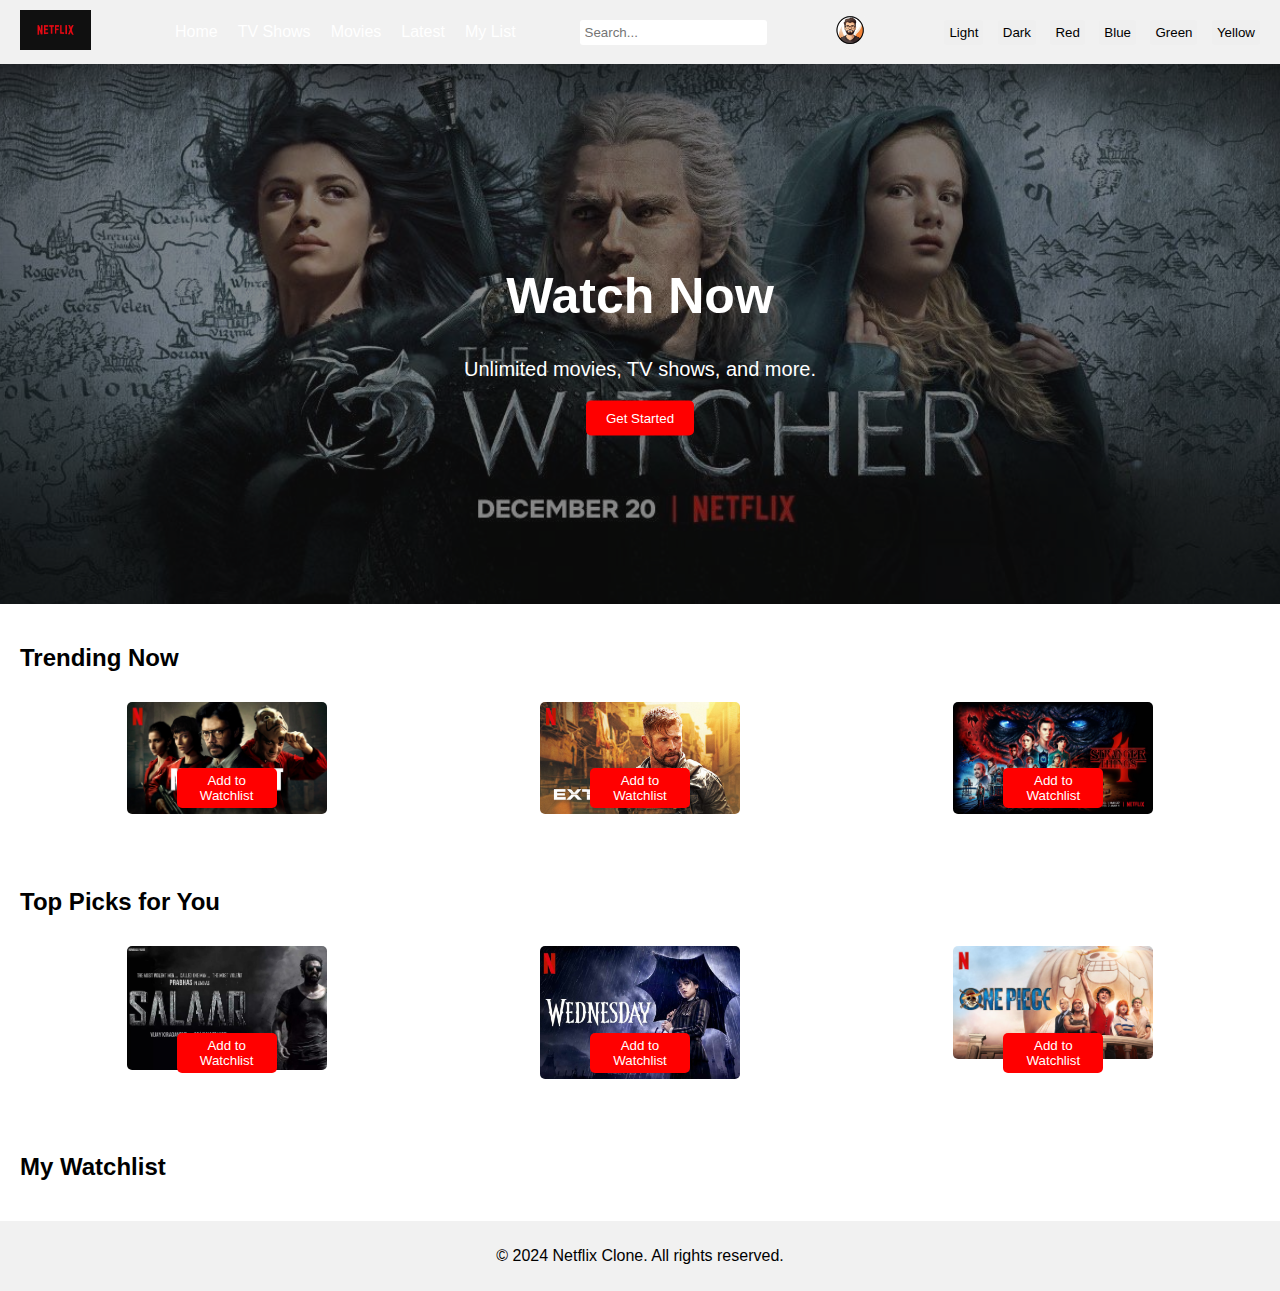
<file: index.html>
<!DOCTYPE html>
<html lang="en">
<head>
    <meta charset="UTF-8">
    <meta name="viewport" content="width=device-width, initial-scale=1.0">
    <title>Netflix Clone</title>
    <link rel="stylesheet" href="style.css">
</head>
<body>
    <header>
        <div class="logo">
            <a href="index.html"><img src="images/netflix_logo.png" alt="Netflix Logo"></a>
        </div>
        <nav>
            <ul>
                <li><a href="index.html">Home</a></li>
                <li><a href="#">TV Shows</a></li>
                <li><a href="#">Movies</a></li>
                <li><a href="#">Latest</a></li>
                <li><a href="#">My List</a></li>
            </ul>
        </nav>
        <div class="search-container">
            <input type="text" id="search-box" placeholder="Search...">
            <div id="search-results"></div>
        </div>
        <div class="profile">
            <img src="images/profile-image.png" alt="Profile Avatar">
        </div>
        <div class="theme-selector">
            <button onclick="setTheme('light')">Light</button>
            <button onclick="setTheme('dark')">Dark</button>
            <button onclick="setTheme('red')">Red</button>
            <button onclick="setTheme('blue')">Blue</button>
            <button onclick="setTheme('green')">Green</button>
            <button onclick="setTheme('yellow')">Yellow</button>
        </div>
    </header>

    <section class="hero">
        <img src="images/hero-banner.png" alt="Hero Banner">
        <div class="hero-content">
            <h1>Watch Now</h1>
            <p>Unlimited movies, TV shows, and more.</p>
            <a href="subscription.html"><button>Get Started</button></a>
        </div>
    </section>

    <section class="content">
        <h2>Trending Now</h2>
        <div class="row">
            <div class="card">
                <a href="movie.html?title=Movie+1"><img src="images/movie-1.png" alt="Movie 1"></a>
                <button class="watchlist-button" data-title="Movie 1">Add to Watchlist</button>
            </div>
            <div class="card">
                <a href="movie.html?title=Movie+2"><img src="images/movie-2.png" alt="Movie 2"></a>
                <button class="watchlist-button" data-title="Movie 2">Add to Watchlist</button>
            </div>
            <div class="card">
                <a href="movie.html?title=Movie+3"><img src="images/movie-3.png" alt="Movie 3"></a>
                <button class="watchlist-button" data-title="Movie 3">Add to Watchlist</button>
            </div>
        </div>
    </section>

    <section class="content">
        <h2>Top Picks for You</h2>
        <div class="row">
            <div class="card">
                <a href="movie.html?title=Movie+4"><img src="images/movie-4.png" alt="Movie 4"></a>
                <button class="watchlist-button" data-title="Movie 4">Add to Watchlist</button>
            </div>
            <div class="card">
                <a href="movie.html?title=Movie+5"><img src="images/movie-5.png" alt="Movie 5"></a>
                <button class="watchlist-button" data-title="Movie 5">Add to Watchlist</button>
            </div>
            <div class="card">
                <a href="movie.html?title=Movie+6"><img src="images/movie-6.png" alt="Movie 6"></a>
                <button class="watchlist-button" data-title="Movie 6">Add to Watchlist</button>
            </div>
        </div>
    </section>

    <section class="content">
        <h2>My Watchlist</h2>
        <div class="row" id="watchlist-container">
            <!-- Watchlist items will be dynamically added here -->
        </div>
    </section>

    <footer>
        <p>© 2024 Netflix Clone. All rights reserved.</p>
    </footer>

    <script src="script.js"></script>
</body>
</html>
</file>
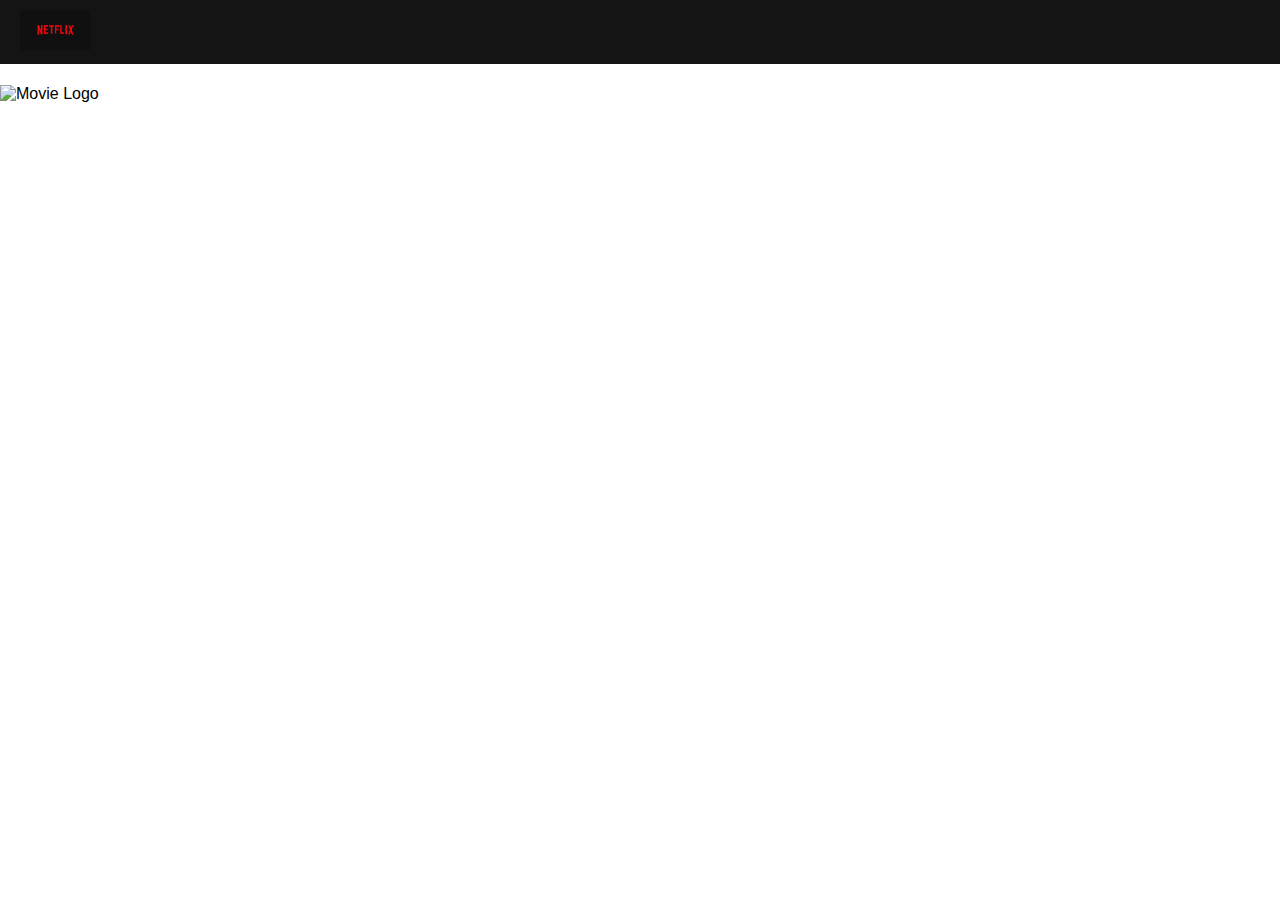
<file: movie.html>
<!DOCTYPE html>
<html lang="en">
<head>
    <meta charset="UTF-8">
    <meta name="viewport" content="width=device-width, initial-scale=1.0">
    <title>Movie Details</title>
    <link rel="stylesheet" href="style.css">
</head>
<body>
    <header>
        <div class="logo">
            <a href="index.html"><img src="images/netflix_logo.png" alt="Netflix Logo"></a>
        </div>
    </header>
    <main>
        <h1 id="movie-title"></h1>
        <img id="movie-logo" alt="Movie Logo">
    </main>
    <script>
        const urlParams = new URLSearchParams(window.location.search);
        const movieTitle = urlParams.get('title');
        document.getElementById('movie-title').textContent = movieTitle.replace(/\+/g, ' ');

        const movieLogos = {
            'Movie 1': 'images/movie-1.png',
            'Movie 2': 'images/movie-2.png',
            'Movie 3': 'images/movie-3.png',
            'Movie 4': 'images/movie-4.png',
            'Movie 5': 'images/movie-5.png',
            'Movie 6': 'images/movie-6.png'
        };
        document.getElementById('movie-logo').src = movieLogos[movieTitle.replace(/\+/g, ' ')];
    </script>
</body>
</html>
</file>
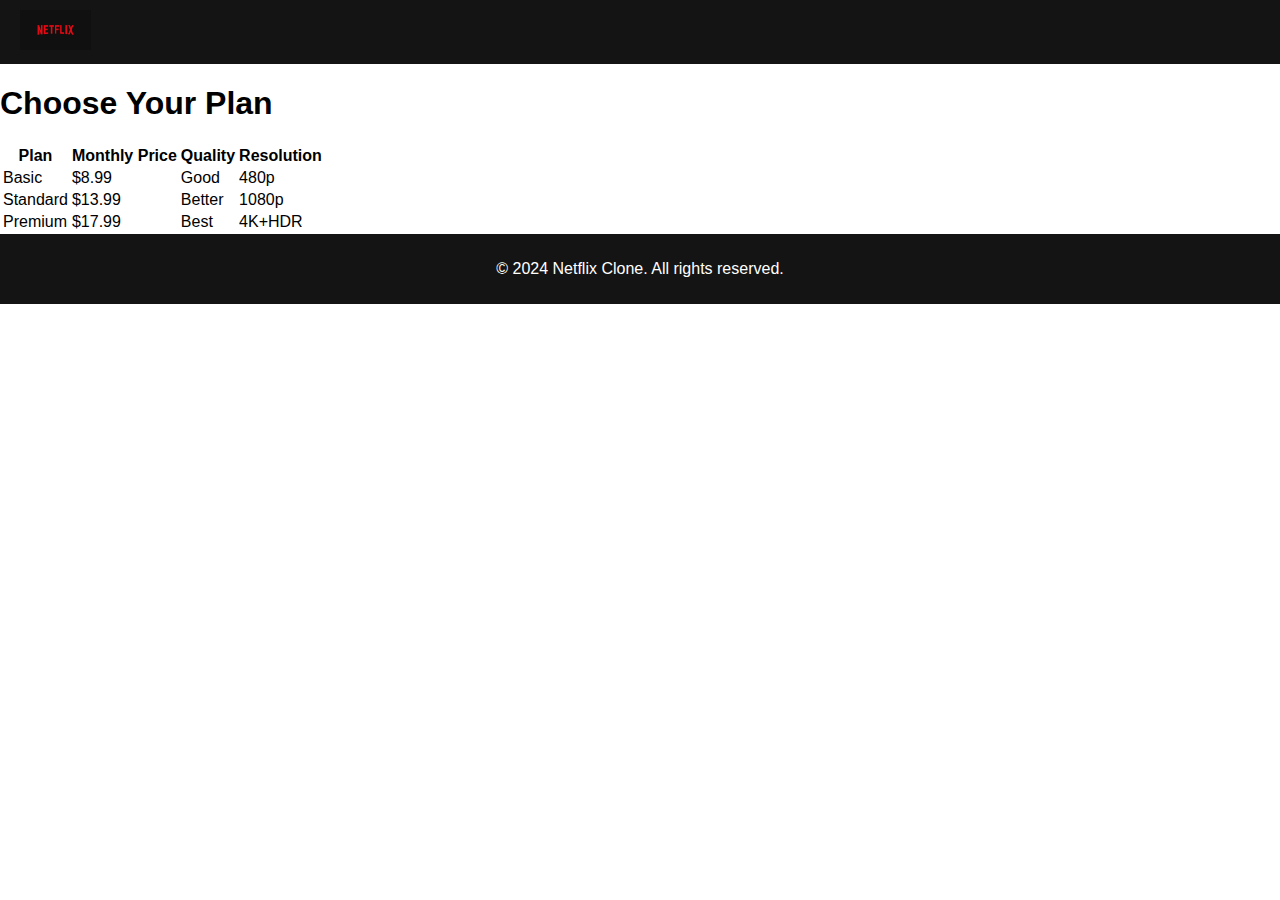
<file: subscription.html>
<!DOCTYPE html>
<html lang="en">
<head>
    <meta charset="UTF-8">
    <meta name="viewport" content="width=device-width, initial-scale=1.0">
    <title>Subscription Costs</title>
    <link rel="stylesheet" href="style.css">
</head>
<body>
    <header>
        <div class="logo">
            <a href="index.html"><img src="images/netflix_logo.png" alt="Netflix Logo"></a>
        </div>
    </header>
    <main>
        <h1>Choose Your Plan</h1>
        <table>
            <tr>
                <th>Plan</th>
                <th>Monthly Price</th>
                <th>Quality</th>
                <th>Resolution</th>
            </tr>
            <tr>
                <td>Basic</td>
                <td>$8.99</td>
                <td>Good</td>
                <td>480p</td>
            </tr>
            <tr>
                <td>Standard</td>
                <td>$13.99</td>
                <td>Better</td>
                <td>1080p</td>
            </tr>
            <tr>
                <td>Premium</td>
                <td>$17.99</td>
                <td>Best</td>
                <td>4K+HDR</td>
            </tr>
        </table>
    </main>
    <footer>
        <p>© 2024 Netflix Clone. All rights reserved.</p>
    </footer>
</body>
</html>
</file>
<file: style.css>
body {
    margin: 0;
    font-family: Arial, sans-serif;
    transition: background-color 0.3s, color 0.3s;
}

header {
    display: flex;
    justify-content: space-between;
    align-items: center;
    padding: 10px 20px;
    background-color: #141414;
    color: white;
}

header .logo img {
    height: 40px;
}

header nav ul {
    display: flex;
    list-style: none;
    padding: 0;
    margin: 0;
}

header nav ul li {
    margin-left: 20px;
}

header nav ul li a {
    color: white;
    text-decoration: none;
}

header .search-container {
    position: relative;
}

header .search-container input {
    padding: 5px;
    border: none;
    border-radius: 3px;
}

header .search-container #search-results {
    position: absolute;
    top: 25px;
    left: 0;
    background: white;
    color: black;
    border: 1px solid #ccc;
    width: 100%;
    display: none;
}

header .search-container #search-results div {
    padding: 5px;
    cursor: pointer;
}

header .search-container #search-results div:hover {
    background: #eee;
}

header .profile img {
    height: 40px;
    border-radius: 50%;
}

header .theme-selector button {
    margin-left: 10px;
    padding: 5px;
    border: none;
    border-radius: 3px;
    cursor: pointer;
}

section.hero {
    position: relative;
    width: 100%;
    height: 60vh;
    background: #141414;
}

section.hero img {
    width: 100%;
    height: 100%;
    object-fit: cover;
    opacity: 0.5;
}

section.hero .hero-content {
    position: absolute;
    top: 50%;
    left: 50%;
    transform: translate(-50%, -50%);
    text-align: center;
    color: white;
}

section.hero .hero-content h1 {
    font-size: 50px;
}

section.hero .hero-content p {
    font-size: 20px;
}

section.hero .hero-content button {
    padding: 10px 20px;
    background: red;
    color: white;
    border: none;
    border-radius: 5px;
    cursor: pointer;
}

section.content {
    padding: 20px;
}

section.content h2 {
    font-size: 24px;
}

section.content .row {
    display: flex;
    justify-content: space-around;
}

section.content .card {
    position: relative;
    width: 200px;
    margin: 10px;
    cursor: pointer;
}

section.content .card img {
    width: 100%;
    border-radius: 5px;
}

section.content .card button {
    position: absolute;
    bottom: 10px;
    left: 50%;
    transform: translateX(-50%);
    padding: 5px 10px;
    background: red;
    color: white;
    border: none;
    border-radius: 5px;
    cursor: pointer;
}

footer {
    text-align: center;
    padding: 10px;
    background: #141414;
    color: white;
}

/* Themes */

body.light {
    background-color: white;
    color: black;
}

body.light header {
    background-color: #f1f1f1;
    color: black;
}

body.light footer {
    background-color: #f1f1f1;
    color: black;
}

body.dark {
    background-color: #141414;
    color: white;
}

body.red {
    background-color: #ffcccb;
    color: black;
}

body.blue {
    background-color: #b3cde0;
    color: black;
}

body.green {
    background-color: #ccebc5;
    color: black;
}

body.yellow {
    background-color: #fff2cc;
    color: black;
}
section.content .card {
    position: relative;
    width: 200px;
    margin: 10px;
    cursor: pointer;
    text-align: center; /* Center align the button */
}

section.content .card img {
    width: 100%;
    border-radius: 5px;
}

section.content .card button {
    margin-top: 10px; /* Add some space between the image and the button */
    padding: 5px 10px;
    background: red;
    color: white;
    border: none;
    border-radius: 5px;
    cursor: pointer;
}
</file>
